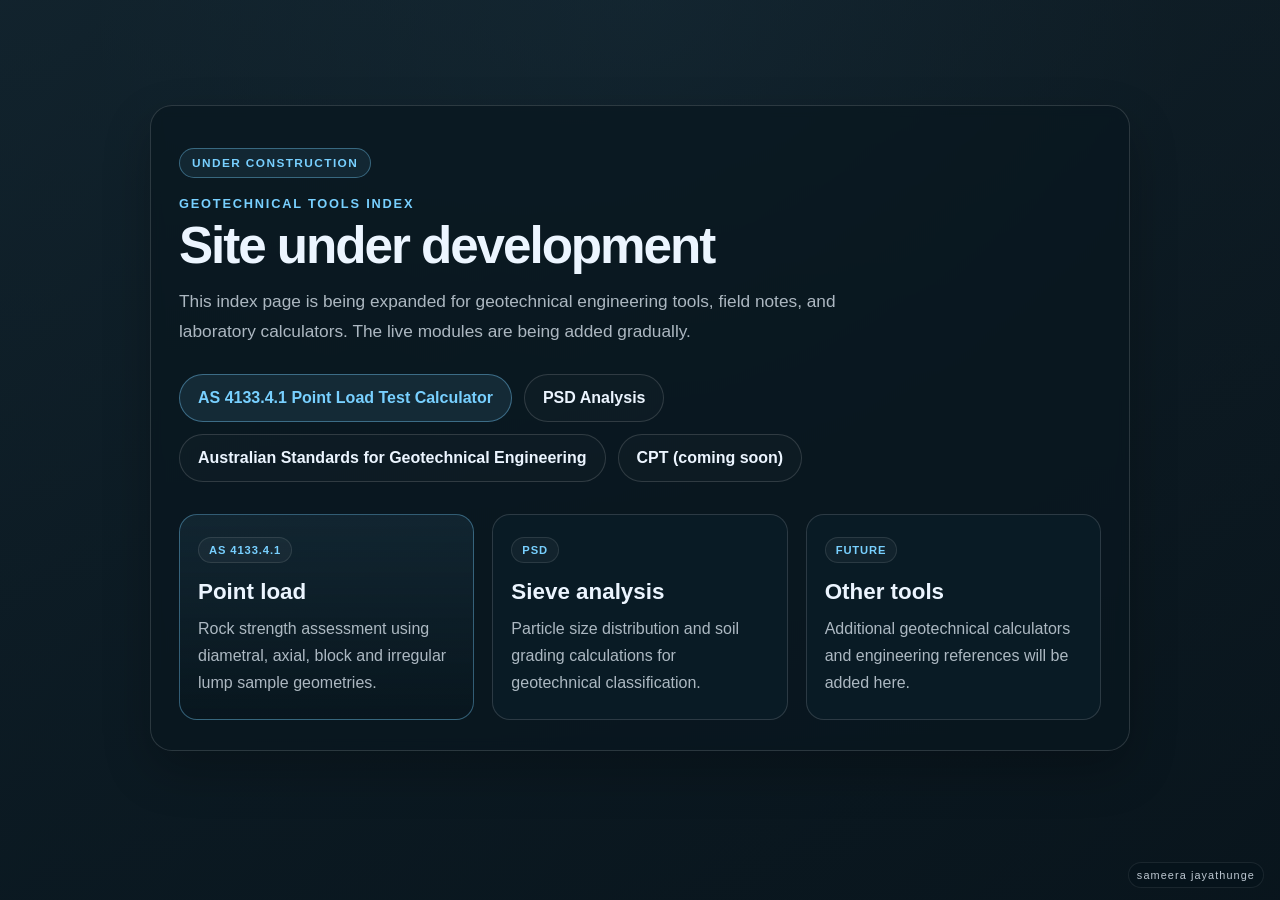
<file: index.html>
<!DOCTYPE html>
<html lang="en">
  <head>
    <meta charset="UTF-8" />
    <meta name="viewport" content="width=device-width, initial-scale=1.0" />
    <title>Geotechnical Tools Index • Under Construction</title>
    <meta
      name="description"
      content="Geotechnical Tools Index under construction with live calculators for soil and rock testing."
    />
    <link rel="stylesheet" href="style.css" />
  </head>
  <body class="construction-page">
    <div class="construction-shell">
      <div class="construction-badge">Under construction</div>

      <header class="hero">
        <p class="eyebrow">Geotechnical Tools Index</p>
        <h1>Site under development</h1>
        <p class="intro">
          This index page is being expanded for geotechnical engineering tools, field notes,
          and laboratory calculators. The live modules are being added gradually.
        </p>
      </header>

      <nav class="tool-nav" aria-label="Geotechnical tools">
        <a class="tool-link active" href="point-load-test-calculator/">AS 4133.4.1 Point Load Test Calculator</a>
        <a class="tool-link" href="PSD/">PSD Analysis</a>
        <a class="tool-link" href="ASstandards/">Australian Standards for Geotechnical Engineering</a>
        <a class="tool-link" href="#">CPT (coming soon)</a>
      </nav>

      <section class="module-grid" aria-label="Available modules">
        <article class="module-card active">
          <span class="tag">AS 4133.4.1</span>
          <h2>Point load</h2>
          <p>Rock strength assessment using diametral, axial, block and irregular lump sample geometries.</p>
        </article>

        <article class="module-card">
          <span class="tag">PSD</span>
          <h2>Sieve analysis</h2>
          <p>Particle size distribution and soil grading calculations for geotechnical classification.</p>
        </article>

        <article class="module-card">
          <span class="tag">Future</span>
          <h2>Other tools</h2>
          <p>Additional geotechnical calculators and engineering references will be added here.</p>
        </article>
      </section>
    </div>

    <div class="signature">sameera jayathunge</div>
  </body>
</html>
</file>
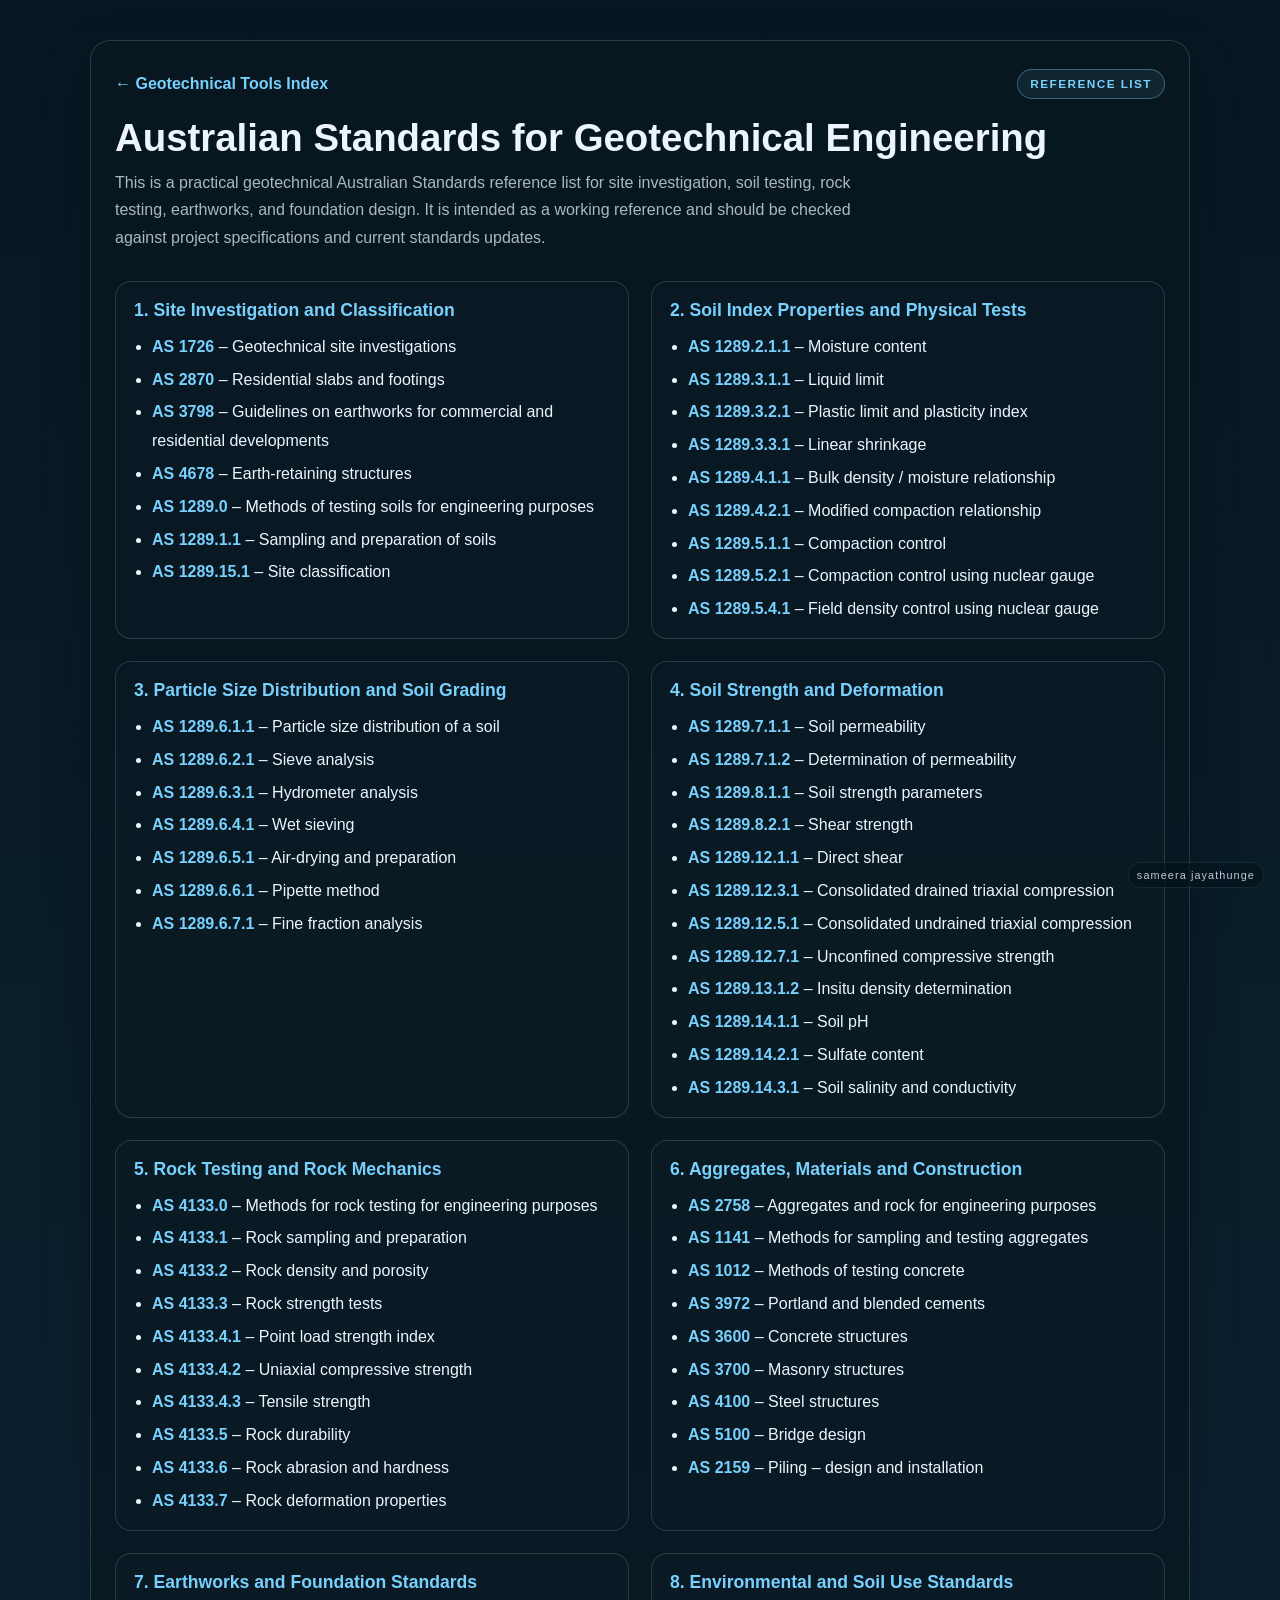
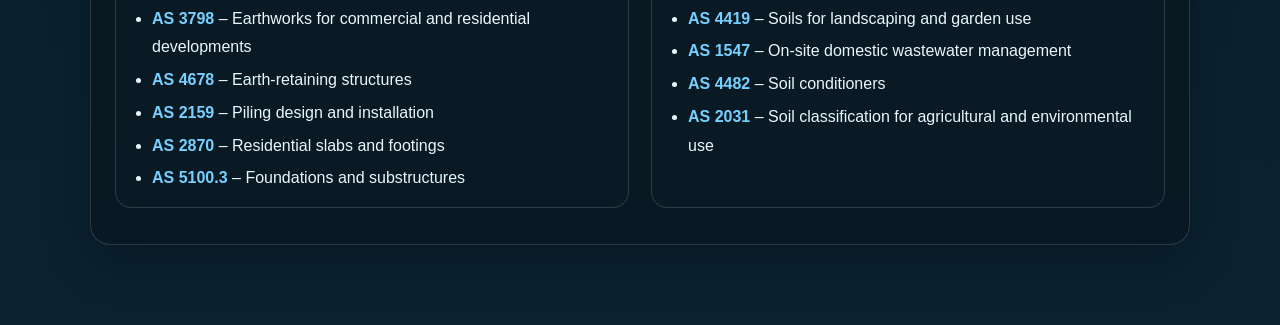
<file: ASstandards/index.html>
<!DOCTYPE html>
<html lang="en">
  <head>
    <meta charset="UTF-8" />
    <meta name="viewport" content="width=device-width, initial-scale=1.0" />
    <title>Australian Standards for Geotechnical Engineering</title>
    <meta
      name="description"
      content="Geotechnical Australian Standards reference list covering soil testing, rock testing, site investigations, and foundation standards."
    />
    <link rel="stylesheet" href="../style.css" />
  </head>
  <body class="standards-page">
    <div class="standards-shell">
      <header class="standards-header">
        <a class="back-link" href="../">← Geotechnical Tools Index</a>
        <span class="construction-badge">Reference list</span>
      </header>

      <h1>Australian Standards for Geotechnical Engineering</h1>
      <p class="standards-intro">
        This is a practical geotechnical Australian Standards reference list for site investigation,
        soil testing, rock testing, earthworks, and foundation design. It is intended as a working reference
        and should be checked against project specifications and current standards updates.
      </p>

      <div class="standards-grid">
        <section class="standard-section">
          <h2>1. Site Investigation and Classification</h2>
          <ul class="standard-list">
            <li><strong>AS 1726</strong> – Geotechnical site investigations</li>
            <li><strong>AS 2870</strong> – Residential slabs and footings</li>
            <li><strong>AS 3798</strong> – Guidelines on earthworks for commercial and residential developments</li>
            <li><strong>AS 4678</strong> – Earth-retaining structures</li>
            <li><strong>AS 1289.0</strong> – Methods of testing soils for engineering purposes</li>
            <li><strong>AS 1289.1.1</strong> – Sampling and preparation of soils</li>
            <li><strong>AS 1289.15.1</strong> – Site classification</li>
          </ul>
        </section>

        <section class="standard-section">
          <h2>2. Soil Index Properties and Physical Tests</h2>
          <ul class="standard-list">
            <li><strong>AS 1289.2.1.1</strong> – Moisture content</li>
            <li><strong>AS 1289.3.1.1</strong> – Liquid limit</li>
            <li><strong>AS 1289.3.2.1</strong> – Plastic limit and plasticity index</li>
            <li><strong>AS 1289.3.3.1</strong> – Linear shrinkage</li>
            <li><strong>AS 1289.4.1.1</strong> – Bulk density / moisture relationship</li>
            <li><strong>AS 1289.4.2.1</strong> – Modified compaction relationship</li>
            <li><strong>AS 1289.5.1.1</strong> – Compaction control</li>
            <li><strong>AS 1289.5.2.1</strong> – Compaction control using nuclear gauge</li>
            <li><strong>AS 1289.5.4.1</strong> – Field density control using nuclear gauge</li>
          </ul>
        </section>

        <section class="standard-section">
          <h2>3. Particle Size Distribution and Soil Grading</h2>
          <ul class="standard-list">
            <li><strong>AS 1289.6.1.1</strong> – Particle size distribution of a soil</li>
            <li><strong>AS 1289.6.2.1</strong> – Sieve analysis</li>
            <li><strong>AS 1289.6.3.1</strong> – Hydrometer analysis</li>
            <li><strong>AS 1289.6.4.1</strong> – Wet sieving</li>
            <li><strong>AS 1289.6.5.1</strong> – Air-drying and preparation</li>
            <li><strong>AS 1289.6.6.1</strong> – Pipette method</li>
            <li><strong>AS 1289.6.7.1</strong> – Fine fraction analysis</li>
          </ul>
        </section>

        <section class="standard-section">
          <h2>4. Soil Strength and Deformation</h2>
          <ul class="standard-list">
            <li><strong>AS 1289.7.1.1</strong> – Soil permeability</li>
            <li><strong>AS 1289.7.1.2</strong> – Determination of permeability</li>
            <li><strong>AS 1289.8.1.1</strong> – Soil strength parameters</li>
            <li><strong>AS 1289.8.2.1</strong> – Shear strength</li>
            <li><strong>AS 1289.12.1.1</strong> – Direct shear</li>
            <li><strong>AS 1289.12.3.1</strong> – Consolidated drained triaxial compression</li>
            <li><strong>AS 1289.12.5.1</strong> – Consolidated undrained triaxial compression</li>
            <li><strong>AS 1289.12.7.1</strong> – Unconfined compressive strength</li>
            <li><strong>AS 1289.13.1.2</strong> – Insitu density determination</li>
            <li><strong>AS 1289.14.1.1</strong> – Soil pH</li>
            <li><strong>AS 1289.14.2.1</strong> – Sulfate content</li>
            <li><strong>AS 1289.14.3.1</strong> – Soil salinity and conductivity</li>
          </ul>
        </section>

        <section class="standard-section">
          <h2>5. Rock Testing and Rock Mechanics</h2>
          <ul class="standard-list">
            <li><strong>AS 4133.0</strong> – Methods for rock testing for engineering purposes</li>
            <li><strong>AS 4133.1</strong> – Rock sampling and preparation</li>
            <li><strong>AS 4133.2</strong> – Rock density and porosity</li>
            <li><strong>AS 4133.3</strong> – Rock strength tests</li>
            <li><strong>AS 4133.4.1</strong> – Point load strength index</li>
            <li><strong>AS 4133.4.2</strong> – Uniaxial compressive strength</li>
            <li><strong>AS 4133.4.3</strong> – Tensile strength</li>
            <li><strong>AS 4133.5</strong> – Rock durability</li>
            <li><strong>AS 4133.6</strong> – Rock abrasion and hardness</li>
            <li><strong>AS 4133.7</strong> – Rock deformation properties</li>
          </ul>
        </section>

        <section class="standard-section">
          <h2>6. Aggregates, Materials and Construction</h2>
          <ul class="standard-list">
            <li><strong>AS 2758</strong> – Aggregates and rock for engineering purposes</li>
            <li><strong>AS 1141</strong> – Methods for sampling and testing aggregates</li>
            <li><strong>AS 1012</strong> – Methods of testing concrete</li>
            <li><strong>AS 3972</strong> – Portland and blended cements</li>
            <li><strong>AS 3600</strong> – Concrete structures</li>
            <li><strong>AS 3700</strong> – Masonry structures</li>
            <li><strong>AS 4100</strong> – Steel structures</li>
            <li><strong>AS 5100</strong> – Bridge design</li>
            <li><strong>AS 2159</strong> – Piling – design and installation</li>
          </ul>
        </section>

        <section class="standard-section">
          <h2>7. Earthworks and Foundation Standards</h2>
          <ul class="standard-list">
            <li><strong>AS 3798</strong> – Earthworks for commercial and residential developments</li>
            <li><strong>AS 4678</strong> – Earth-retaining structures</li>
            <li><strong>AS 2159</strong> – Piling design and installation</li>
            <li><strong>AS 2870</strong> – Residential slabs and footings</li>
            <li><strong>AS 5100.3</strong> – Foundations and substructures</li>
          </ul>
        </section>

        <section class="standard-section">
          <h2>8. Environmental and Soil Use Standards</h2>
          <ul class="standard-list">
            <li><strong>AS 4419</strong> – Soils for landscaping and garden use</li>
            <li><strong>AS 1547</strong> – On-site domestic wastewater management</li>
            <li><strong>AS 4482</strong> – Soil conditioners</li>
            <li><strong>AS 2031</strong> – Soil classification for agricultural and environmental use</li>
          </ul>
        </section>
      </div>
    </div>

    <div class="signature">sameera jayathunge</div>
  </body>
</html>
</file>
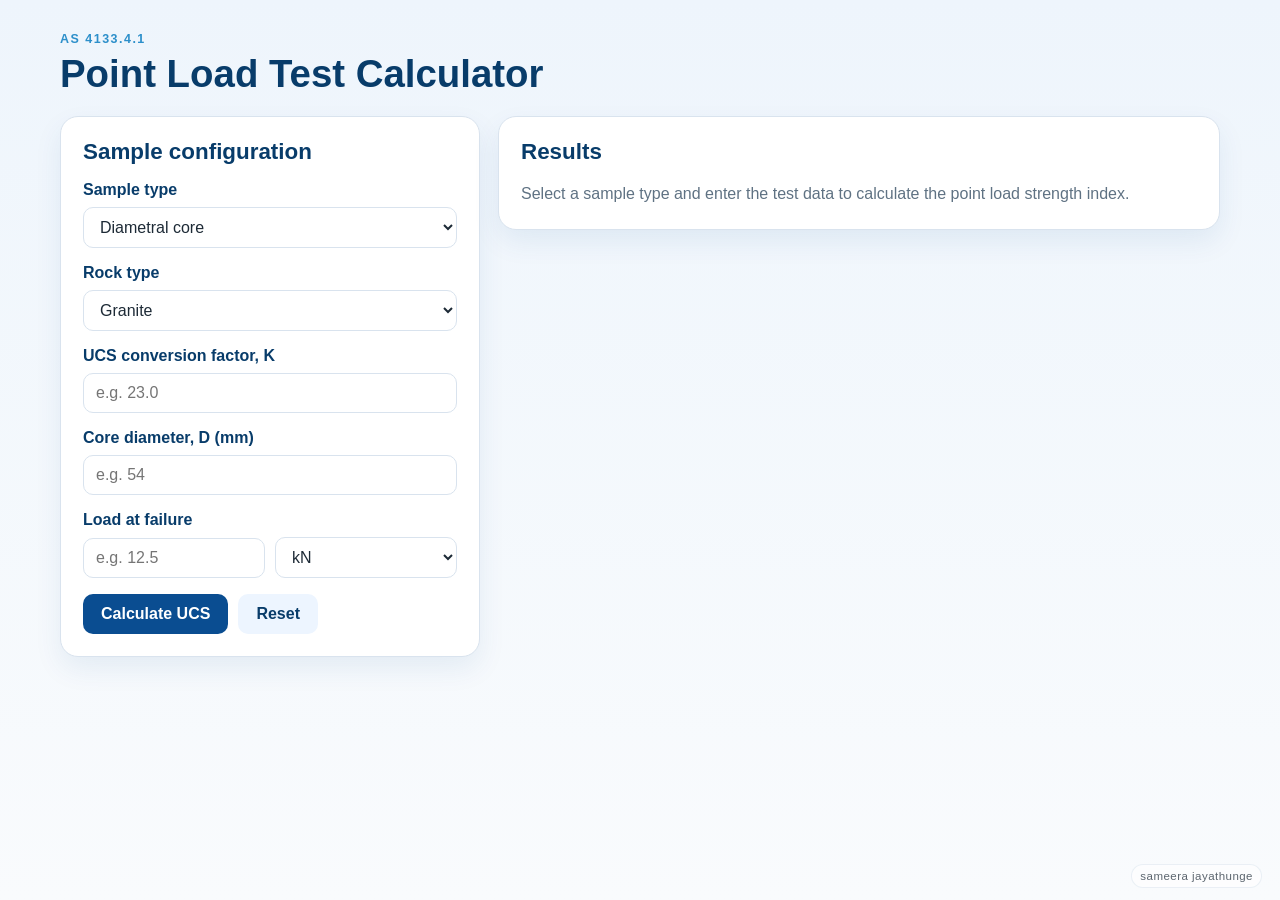
<file: point-load-test-calculator/index.html>
<!DOCTYPE html>
<html lang="en">
  <head>
    <meta charset="UTF-8" />
    <meta name="viewport" content="width=device-width, initial-scale=1.0" />
    <title>AS 4133.4.1 Point Load Test Calculator</title>
    <link rel="stylesheet" href="style.css" />
  </head>
  <body>
    <div class="page-shell">
      <header class="page-header">
        <div>
          <p class="eyebrow">AS 4133.4.1</p>
          <h1>Point Load Test Calculator</h1>
        </div>
      </header>

      <main class="app-grid">
        <section class="panel input-panel">
          <h2>Sample configuration</h2>

          <div class="field-group">
            <label for="sampleType">Sample type</label>
            <select id="sampleType">
              <option value="diametral">Diametral core</option>
              <option value="axial">Axial core</option>
              <option value="block">Block</option>
              <option value="irregular">Irregular lump</option>
            </select>
          </div>

          <div class="field-group">
            <label for="rockType">Rock type</label>
            <select id="rockType">
              <option value="granite">Granite</option>
              <option value="basalt">Basalt</option>
              <option value="limestone">Limestone</option>
              <option value="sandstone">Sandstone</option>
              <option value="siltstone">Siltstone</option>
              <option value="mudstone">Mudstone / shale</option>
              <option value="schist">Schist / gneiss</option>
              <option value="marble">Marble</option>
            </select>
          </div>

          <div class="field-group">
            <label for="kFactor">UCS conversion factor, K</label>
            <input
              id="kFactor"
              type="number"
              step="0.1"
              min="0.1"
              placeholder="e.g. 23.0"
            />
          </div>

          <div id="dynamicInputs"></div>

          <div class="field-group inline unit-group">
            <label for="loadUnit">Load at failure</label>
            <div class="inline-inputs">
              <input id="peakLoad" type="number" step="0.01" placeholder="e.g. 12.5" />
              <select id="loadUnit">
                <option value="kN">kN</option>
                <option value="N">N</option>
              </select>
            </div>
          </div>

          <div class="button-row">
            <button id="calculateBtn" type="button">Calculate UCS</button>
            <button id="resetBtn" type="button" class="secondary">Reset</button>
          </div>
        </section>

        <section class="panel results-panel">
          <h2>Results</h2>
          <div id="results" class="results-empty">
            Select a sample type and enter the test data to calculate the point load strength index.
          </div>
        </section>
      </main>
    </div>

    <div class="signature">sameera jayathunge</div>
    <script src="script.js"></script>
  </body>
</html>
</file>
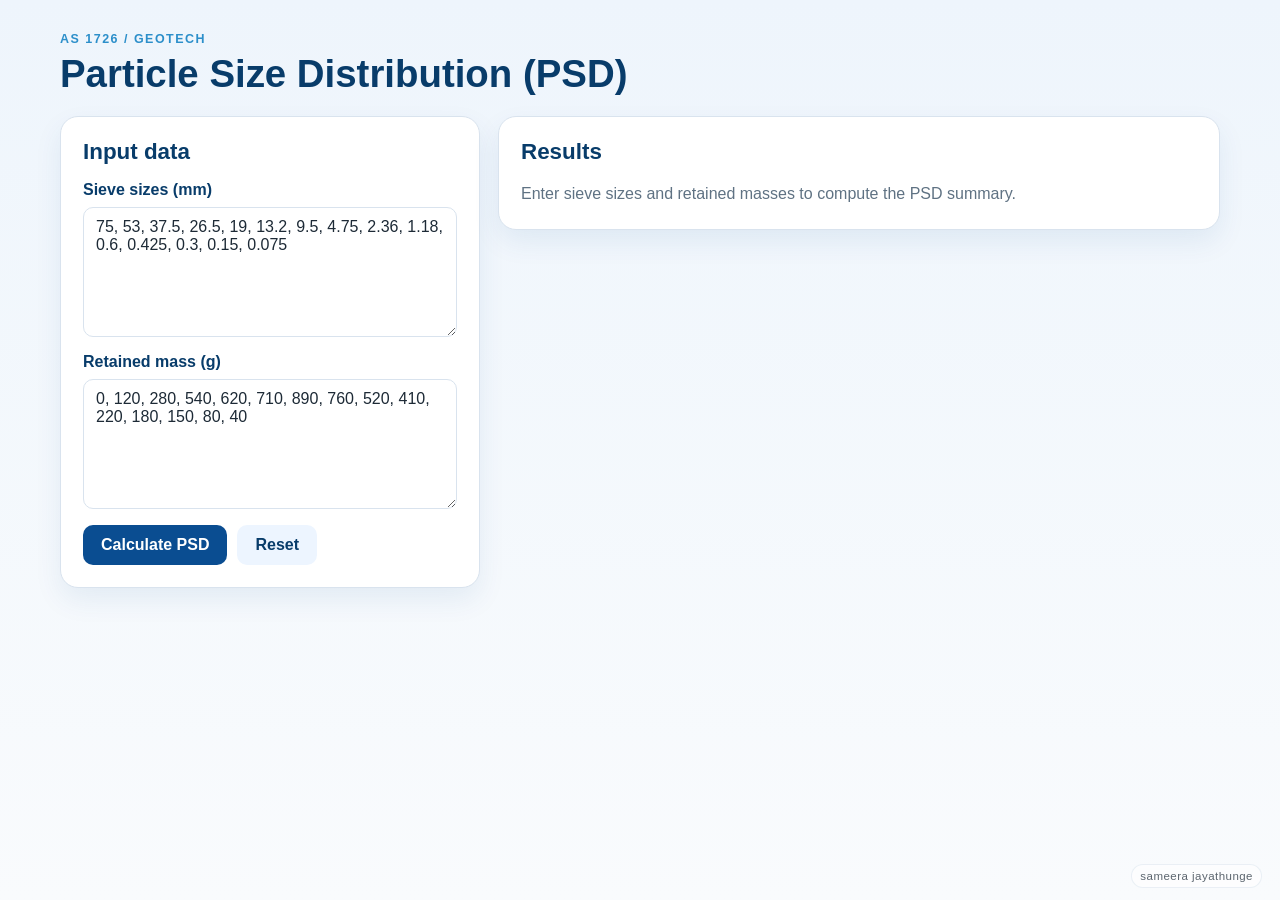
<file: PSD/index.html>
<!DOCTYPE html>
<html lang="en">
  <head>
    <meta charset="UTF-8" />
    <meta name="viewport" content="width=device-width, initial-scale=1.0" />
    <title>PSD Analysis</title>
    <link rel="stylesheet" href="style.css" />
  </head>
  <body>
    <div class="page-shell">
      <header class="page-header">
        <div>
          <p class="eyebrow">AS 1726 / Geotech</p>
          <h1>Particle Size Distribution (PSD)</h1>
        </div>
      </header>

      <main class="app-grid">
        <section class="panel input-panel">
          <h2>Input data</h2>

          <div class="field-group">
            <label for="sieveSizes">Sieve sizes (mm)</label>
            <textarea id="sieveSizes" rows="6" placeholder="e.g. 75, 53, 37.5, 26.5, 19, 13.2, 9.5, 4.75, 2.36, 1.18, 0.6, 0.425, 0.3, 0.15, 0.075">75, 53, 37.5, 26.5, 19, 13.2, 9.5, 4.75, 2.36, 1.18, 0.6, 0.425, 0.3, 0.15, 0.075</textarea>
          </div>

          <div class="field-group">
            <label for="retainedMasses">Retained mass (g)</label>
            <textarea id="retainedMasses" rows="6" placeholder="e.g. 0, 120, 280, 540, 620, 710, 890, 760, 520, 410, 220, 180, 150, 80, 40">0, 120, 280, 540, 620, 710, 890, 760, 520, 410, 220, 180, 150, 80, 40</textarea>
          </div>

          <div class="button-row">
            <button id="calculateBtn" type="button">Calculate PSD</button>
            <button id="resetBtn" type="button" class="secondary">Reset</button>
          </div>
        </section>

        <section class="panel results-panel">
          <h2>Results</h2>
          <div id="results" class="results-empty">
            Enter sieve sizes and retained masses to compute the PSD summary.
          </div>
        </section>
      </main>
    </div>

    <div class="signature">sameera jayathunge</div>
    <script src="script.js"></script>
  </body>
</html>
</file>
<file: style.css>
:root {
  --bg: #071a23;
  --panel: rgba(11, 29, 39, 0.88);
  --panel-strong: rgba(15, 38, 49, 0.96);
  --primary: #78d0ff;
  --primary-strong: #41b2e3;
  --text: #ecf5ff;
  --muted: rgba(236, 245, 255, 0.72);
  --border: rgba(255, 255, 255, 0.14);
  --shadow: 0 20px 48px rgba(0, 0, 0, 0.24);
}

* {
  box-sizing: border-box;
}

html {
  scroll-behavior: smooth;
}

body {
  margin: 0;
  font-family: "Segoe UI", Tahoma, sans-serif;
  background: linear-gradient(180deg, #061721 0%, #0b2231 100%);
  color: var(--text);
  min-height: 100vh;
}

a {
  color: inherit;
  text-decoration: none;
}

.construction-page {
  min-height: 100vh;
  display: flex;
  align-items: center;
  justify-content: center;
  padding: 36px 20px 80px;
  position: relative;
  background-image:
    linear-gradient(rgba(5, 18, 26, 0.68), rgba(5, 18, 26, 0.82)),
    radial-gradient(circle at top, rgba(120, 208, 255, 0.12), transparent 50%),
    linear-gradient(135deg, rgba(21, 51, 67, 0.9), rgba(7, 16, 23, 0.92));
}

.construction-shell {
  width: min(980px, 100%);
  background: rgba(9, 23, 31, 0.72);
  border: 1px solid var(--border);
  border-radius: 22px;
  box-shadow: var(--shadow);
  padding: 42px 28px 30px;
  backdrop-filter: blur(6px);
}

.construction-badge {
  display: inline-flex;
  align-items: center;
  justify-content: center;
  padding: 7px 12px;
  border-radius: 999px;
  border: 1px solid rgba(120, 208, 255, 0.38);
  background: rgba(120, 208, 255, 0.08);
  color: var(--primary);
  font-size: 0.74rem;
  letter-spacing: 0.12em;
  text-transform: uppercase;
  font-weight: 800;
}

.hero {
  margin-top: 18px;
}

.eyebrow {
  margin: 0 0 8px;
  color: var(--primary);
  font-size: 0.8rem;
  font-weight: 700;
  letter-spacing: 0.14em;
  text-transform: uppercase;
}

.hero h1 {
  margin: 0 0 14px;
  font-size: clamp(2.5rem, 4vw, 4.2rem);
  line-height: 1.05;
  letter-spacing: -0.04em;
}

.intro {
  margin: 0;
  max-width: 680px;
  color: var(--muted);
  line-height: 1.7;
  font-size: 1.08rem;
}

.tool-nav {
  display: flex;
  flex-wrap: wrap;
  gap: 12px;
  margin-top: 28px;
}

.tool-link {
  display: inline-flex;
  align-items: center;
  justify-content: center;
  min-height: 48px;
  padding: 0 18px;
  border: 1px solid var(--border);
  border-radius: 999px;
  background: rgba(255, 255, 255, 0.02);
  color: var(--text);
  font-weight: 600;
  transition: transform 0.2s ease, border-color 0.2s ease;
}

.tool-link:hover {
  transform: translateY(-1px);
  border-color: rgba(120, 208, 255, 0.5);
}

.tool-link.active {
  background: rgba(120, 208, 255, 0.1);
  border-color: rgba(120, 208, 255, 0.4);
  color: var(--primary);
}

.module-grid {
  display: grid;
  grid-template-columns: repeat(3, minmax(0, 1fr));
  gap: 18px;
  margin-top: 32px;
}

.module-card {
  background: var(--panel);
  border: 1px solid var(--border);
  border-radius: 18px;
  padding: 22px 18px;
  min-height: 180px;
}

.module-card.active {
  background: linear-gradient(180deg, rgba(120, 208, 255, 0.08), rgba(9, 23, 31, 0.92));
  border-color: rgba(120, 208, 255, 0.38);
}

.tag {
  display: inline-flex;
  align-items: center;
  border-radius: 999px;
  background: rgba(255, 255, 255, 0.04);
  border: 1px solid rgba(255, 255, 255, 0.1);
  color: var(--primary);
  padding: 6px 10px;
  font-size: 0.7rem;
  font-weight: 700;
  letter-spacing: 0.08em;
  text-transform: uppercase;
}

.module-card h2 {
  margin: 16px 0 10px;
  font-size: 1.4rem;
}

.module-card p {
  margin: 0;
  color: var(--muted);
  line-height: 1.7;
}

.signature {
  position: fixed;
  right: 16px;
  bottom: 12px;
  font-size: 0.68rem;
  letter-spacing: 0.1em;
  text-transform: lowercase;
  color: rgba(236, 245, 255, 0.8);
  background: rgba(6, 20, 28, 0.64);
  border: 1px solid rgba(255, 255, 255, 0.08);
  border-radius: 999px;
  padding: 6px 8px;
}

.standards-page {
  padding: 40px 20px 80px;
  min-height: 100vh;
  background: linear-gradient(180deg, #061721 0%, #0b2231 100%);
}

.standards-shell {
  width: min(1100px, 100%);
  margin: 0 auto;
  background: rgba(9, 23, 31, 0.75);
  border: 1px solid var(--border);
  border-radius: 20px;
  padding: 28px 24px 36px;
  box-shadow: var(--shadow);
}

.standards-header {
  display: flex;
  align-items: center;
  justify-content: space-between;
  gap: 12px;
  margin-bottom: 18px;
}

.back-link {
  display: inline-flex;
  align-items: center;
  gap: 8px;
  color: var(--primary);
  font-weight: 700;
}

.standards-page h1 {
  margin: 0 0 10px;
  font-size: clamp(2rem, 3vw, 3rem);
  line-height: 1.1;
}

.standards-intro {
  margin: 0 0 30px;
  color: var(--muted);
  line-height: 1.7;
  max-width: 760px;
}

.standards-grid {
  display: grid;
  grid-template-columns: repeat(2, minmax(0, 1fr));
  gap: 22px;
}

.standard-section {
  background: rgba(10, 28, 38, 0.7);
  border: 1px solid var(--border);
  border-radius: 16px;
  padding: 18px 18px 10px;
}

.standard-section h2 {
  margin: 0 0 12px;
  font-size: 1.1rem;
  color: var(--primary);
}

.standard-list {
  margin: 0;
  padding-left: 18px;
  color: var(--text);
  line-height: 1.8;
}

.standard-list li {
  margin-bottom: 4px;
}

.standard-list strong {
  color: var(--primary);
}

@media (max-width: 760px) {
  .construction-shell {
    padding: 30px 18px 24px;
  }

  .module-grid {
    grid-template-columns: 1fr;
  }

  .tool-nav {
    flex-direction: column;
  }

  .tool-link {
    width: 100%;
  }

  .standards-grid {
    grid-template-columns: 1fr;
  }

  .standards-header {
    flex-direction: column;
    align-items: flex-start;
  }
}
</file>
<file: point-load-test-calculator/style.css>
:root {
  --bg: #f3f7fb;
  --panel: #ffffff;
  --panel-alt: #edf5ff;
  --primary: #0a4d91;
  --primary-deep: #083c6a;
  --accent: #2c8fca;
  --text: #1d2a36;
  --muted: #5f7283;
  --border: #d9e3ee;
  --danger: #b42318;
  --success: #0f766e;
  --shadow: 0 12px 28px rgba(10, 77, 145, 0.08);
}

* {
  box-sizing: border-box;
}

body {
  margin: 0;
  font-family: "Segoe UI", Tahoma, sans-serif;
  background: linear-gradient(180deg, #eef5fc 0%, #f9fbfd 100%);
  color: var(--text);
  min-height: 100vh;
  position: relative;
}

.page-shell {
  max-width: 1200px;
  margin: 0 auto;
  padding: 32px 20px 48px;
}

.page-header {
  margin-bottom: 20px;
}

.eyebrow {
  margin: 0 0 6px;
  color: var(--accent);
  font-size: 0.78rem;
  font-weight: 700;
  letter-spacing: 0.12em;
  text-transform: uppercase;
}

h1 {
  margin: 0;
  font-size: clamp(2rem, 3vw, 2.8rem);
  color: var(--primary-deep);
}

h2 {
  margin: 0 0 16px;
  font-size: 1.4rem;
  color: var(--primary-deep);
}

.app-grid {
  display: grid;
  grid-template-columns: minmax(300px, 420px) minmax(0, 1fr);
  gap: 18px;
  align-items: start;
}

.panel {
  background: var(--panel);
  border: 1px solid var(--border);
  border-radius: 18px;
  box-shadow: var(--shadow);
  padding: 22px;
}

.field-group {
  display: flex;
  flex-direction: column;
  gap: 8px;
  margin-bottom: 16px;
}

.inline {
  margin-top: 12px;
}

.inline-inputs {
  display: flex;
  gap: 10px;
  align-items: center;
}

label {
  font-weight: 600;
  color: var(--primary-deep);
}

input,
select,
button {
  font: inherit;
}

input,
select {
  width: 100%;
  border: 1px solid var(--border);
  border-radius: 10px;
  padding: 10px 12px;
  background: #fff;
  color: var(--text);
}

input:focus,
select:focus {
  outline: 2px solid rgba(44, 143, 202, 0.2);
  border-color: var(--accent);
}

button {
  border: none;
  border-radius: 10px;
  padding: 11px 18px;
  font-weight: 700;
  cursor: pointer;
  transition: transform 0.15s ease, opacity 0.15s ease;
}

button:hover {
  transform: translateY(-1px);
}

#calculateBtn {
  background: var(--primary);
  color: #fff;
}

button.secondary {
  background: var(--panel-alt);
  color: var(--primary-deep);
}

.button-row {
  display: flex;
  gap: 10px;
  margin-top: 16px;
}

.results-empty {
  color: var(--muted);
  line-height: 1.6;
}

.result-card {
  display: grid;
  gap: 18px;
}

.summary-grid {
  display: grid;
  grid-template-columns: repeat(auto-fit, minmax(150px, 1fr));
  gap: 12px;
}

.metric {
  background: var(--panel-alt);
  border: 1px solid var(--border);
  border-radius: 12px;
  padding: 12px 14px;
}

.metric .label {
  display: block;
  color: var(--muted);
  font-size: 0.8rem;
  margin-bottom: 6px;
}

.metric strong {
  font-size: 1.16rem;
  color: var(--primary-deep);
}

.formula-box {
  background: #f8fbff;
  border: 1px solid var(--border);
  border-radius: 12px;
  padding: 16px;
  line-height: 1.7;
  color: var(--text);
}

.formula-box h3 {
  margin: 0 0 10px;
  color: var(--primary-deep);
  font-size: 1.05rem;
}

.formula-box .equation {
  font-weight: 700;
  color: var(--primary-deep);
}

.sketch-wrap {
  background: #f7faff;
  border: 1px solid var(--border);
  border-radius: 12px;
  overflow: hidden;
}

.sketch-wrap svg {
  display: block;
  width: 100%;
  height: auto;
  background: linear-gradient(180deg, #f9fcff 0%, #edf5ff 100%);
}

.note {
  margin: 0;
  color: var(--muted);
  font-size: 0.94rem;
  line-height: 1.6;
}

.error {
  padding: 14px 16px;
  background: rgba(180, 35, 24, 0.08);
  border: 1px solid rgba(180, 35, 24, 0.25);
  color: var(--danger);
  border-radius: 12px;
  font-weight: 600;
}

.signature {
  position: fixed;
  right: 18px;
  bottom: 12px;
  font-size: 0.72rem;
  letter-spacing: 0.04em;
  color: rgba(29, 42, 54, 0.72);
  background: rgba(255, 255, 255, 0.6);
  padding: 5px 8px;
  border-radius: 999px;
  border: 1px solid rgba(13, 77, 145, 0.08);
  backdrop-filter: blur(2px);
}

@media (max-width: 820px) {
  .app-grid {
    grid-template-columns: 1fr;
  }

  .page-shell {
    padding-top: 24px;
  }
}
</file>
<file: PSD/style.css>
:root {
  --bg: #f3f7fb;
  --panel: #ffffff;
  --panel-alt: #edf5ff;
  --primary: #0a4d91;
  --primary-deep: #083c6a;
  --accent: #2c8fca;
  --text: #1d2a36;
  --muted: #5f7283;
  --border: #d9e3ee;
  --danger: #b42318;
  --shadow: 0 12px 28px rgba(10, 77, 145, 0.08);
}

* {
  box-sizing: border-box;
}

body {
  margin: 0;
  font-family: "Segoe UI", Tahoma, sans-serif;
  background: linear-gradient(180deg, #eef5fc 0%, #f9fbfd 100%);
  color: var(--text);
  min-height: 100vh;
  position: relative;
}

.page-shell {
  max-width: 1200px;
  margin: 0 auto;
  padding: 32px 20px 48px;
}

.page-header {
  margin-bottom: 20px;
}

.eyebrow {
  margin: 0 0 6px;
  color: var(--accent);
  font-size: 0.78rem;
  font-weight: 700;
  letter-spacing: 0.12em;
  text-transform: uppercase;
}

h1 {
  margin: 0;
  font-size: clamp(2rem, 3vw, 2.8rem);
  color: var(--primary-deep);
}

h2 {
  margin: 0 0 16px;
  font-size: 1.4rem;
  color: var(--primary-deep);
}

.app-grid {
  display: grid;
  grid-template-columns: minmax(300px, 420px) minmax(0, 1fr);
  gap: 18px;
  align-items: start;
}

.panel {
  background: var(--panel);
  border: 1px solid var(--border);
  border-radius: 18px;
  box-shadow: var(--shadow);
  padding: 22px;
}

.field-group {
  display: flex;
  flex-direction: column;
  gap: 8px;
  margin-bottom: 16px;
}

label {
  font-weight: 600;
  color: var(--primary-deep);
}

textarea,
button {
  font: inherit;
}

textarea {
  width: 100%;
  border: 1px solid var(--border);
  border-radius: 10px;
  padding: 10px 12px;
  background: #fff;
  color: var(--text);
  resize: vertical;
}

textarea:focus {
  outline: 2px solid rgba(44, 143, 202, 0.2);
  border-color: var(--accent);
}

button {
  border: none;
  border-radius: 10px;
  padding: 11px 18px;
  font-weight: 700;
  cursor: pointer;
  transition: transform 0.15s ease, opacity 0.15s ease;
}

button:hover {
  transform: translateY(-1px);
}

#calculateBtn {
  background: var(--primary);
  color: #fff;
}

button.secondary {
  background: var(--panel-alt);
  color: var(--primary-deep);
}

.button-row {
  display: flex;
  gap: 10px;
  margin-top: 16px;
}

.results-empty {
  color: var(--muted);
  line-height: 1.6;
}

.result-card {
  display: grid;
  gap: 18px;
}

.summary-grid {
  display: grid;
  grid-template-columns: repeat(auto-fit, minmax(150px, 1fr));
  gap: 12px;
}

.metric {
  background: var(--panel-alt);
  border: 1px solid var(--border);
  border-radius: 12px;
  padding: 12px 14px;
}

.metric .label {
  display: block;
  color: var(--muted);
  font-size: 0.8rem;
  margin-bottom: 6px;
}

.metric strong {
  font-size: 1.12rem;
  color: var(--primary-deep);
}

.table-wrap,
.chart-wrap {
  background: #f8fbff;
  border: 1px solid var(--border);
  border-radius: 12px;
  overflow: hidden;
}

.table-wrap table {
  width: 100%;
  border-collapse: collapse;
  font-size: 0.94rem;
}

.table-wrap th,
.table-wrap td {
  padding: 10px 12px;
  border-bottom: 1px solid var(--border);
  text-align: left;
}

.table-wrap th {
  background: #eef7ff;
  color: var(--primary-deep);
}

.chart-wrap svg {
  display: block;
  width: 100%;
  height: auto;
  background: linear-gradient(180deg, #f9fcff 0%, #edf5ff 100%);
}

.note {
  margin: 0;
  color: var(--muted);
  font-size: 0.94rem;
  line-height: 1.6;
}

.error {
  padding: 14px 16px;
  background: rgba(180, 35, 24, 0.08);
  border: 1px solid rgba(180, 35, 24, 0.25);
  color: var(--danger);
  border-radius: 12px;
  font-weight: 600;
}

.signature {
  position: fixed;
  right: 18px;
  bottom: 12px;
  font-size: 0.72rem;
  letter-spacing: 0.04em;
  color: rgba(29, 42, 54, 0.72);
  background: rgba(255, 255, 255, 0.6);
  padding: 5px 8px;
  border-radius: 999px;
  border: 1px solid rgba(13, 77, 145, 0.08);
  backdrop-filter: blur(2px);
}

@media (max-width: 820px) {
  .app-grid {
    grid-template-columns: 1fr;
  }

  .page-shell {
    padding-top: 24px;
  }
}
</file>
